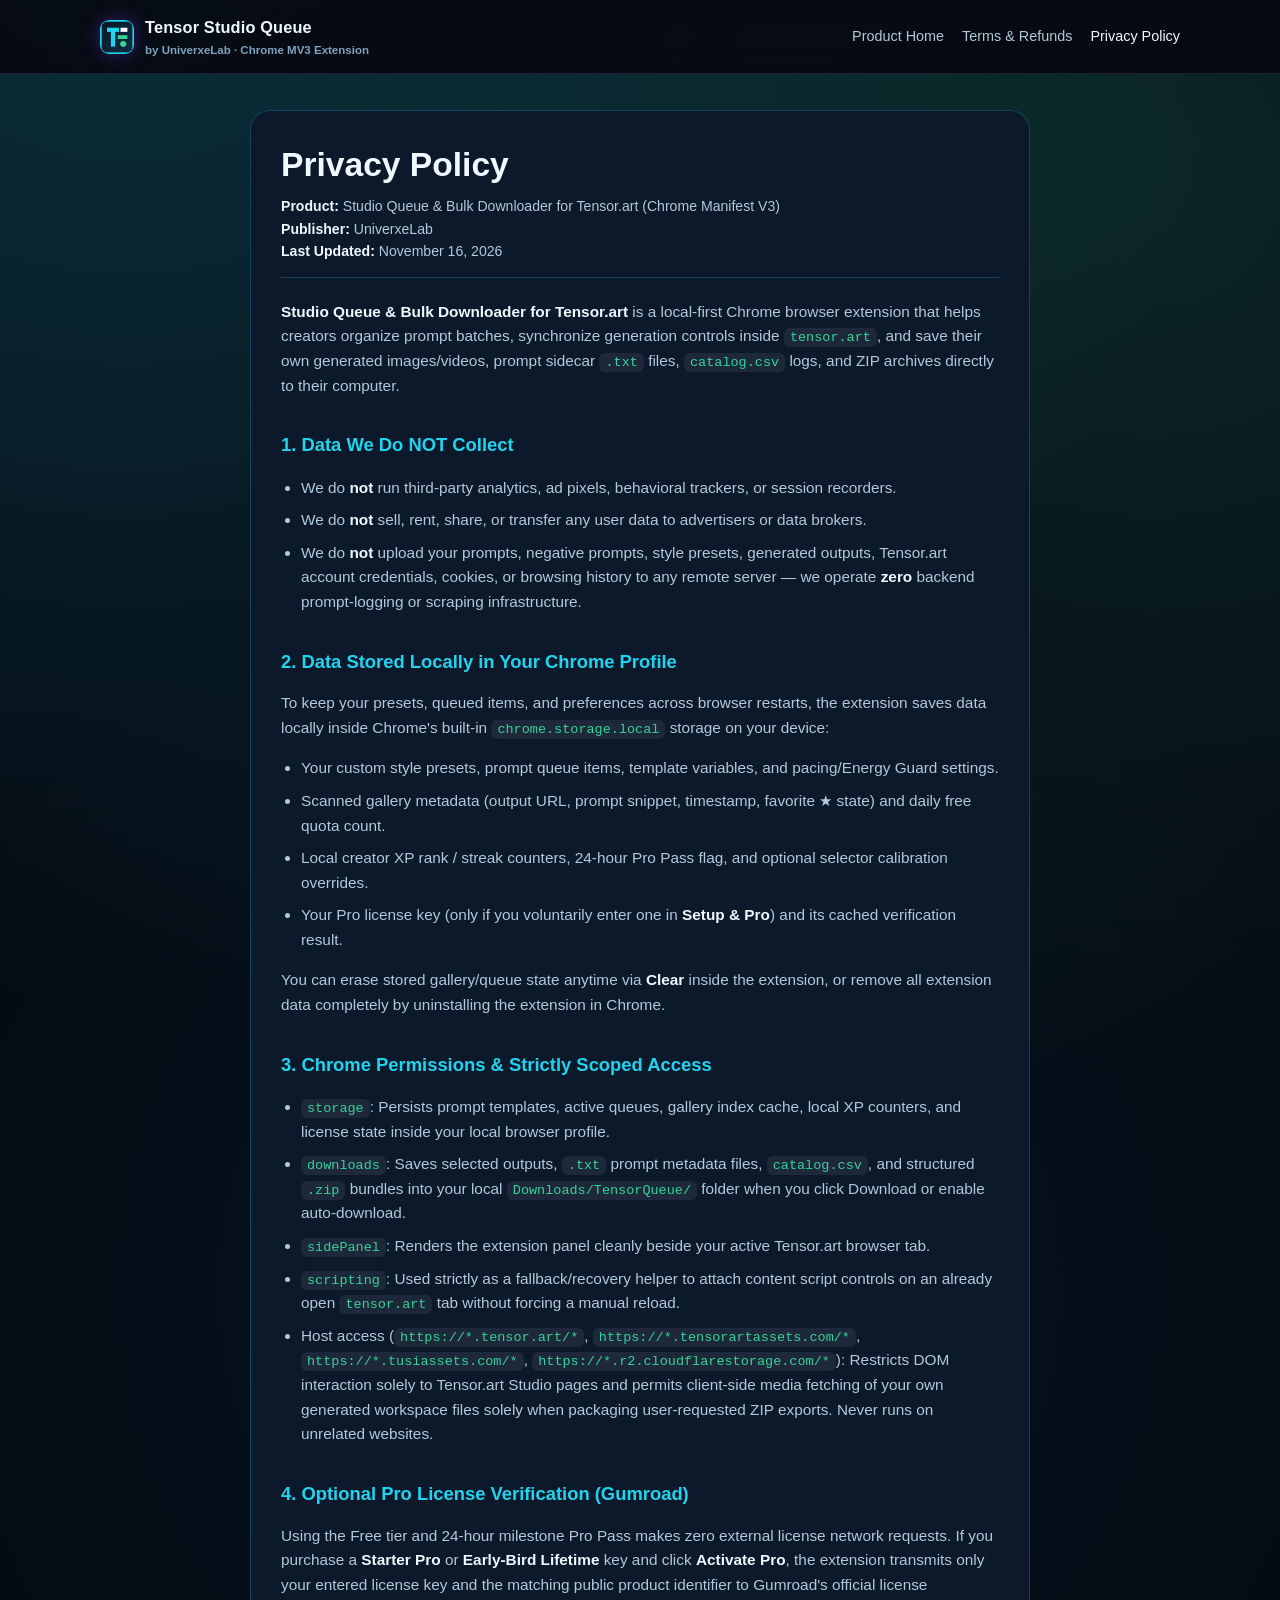
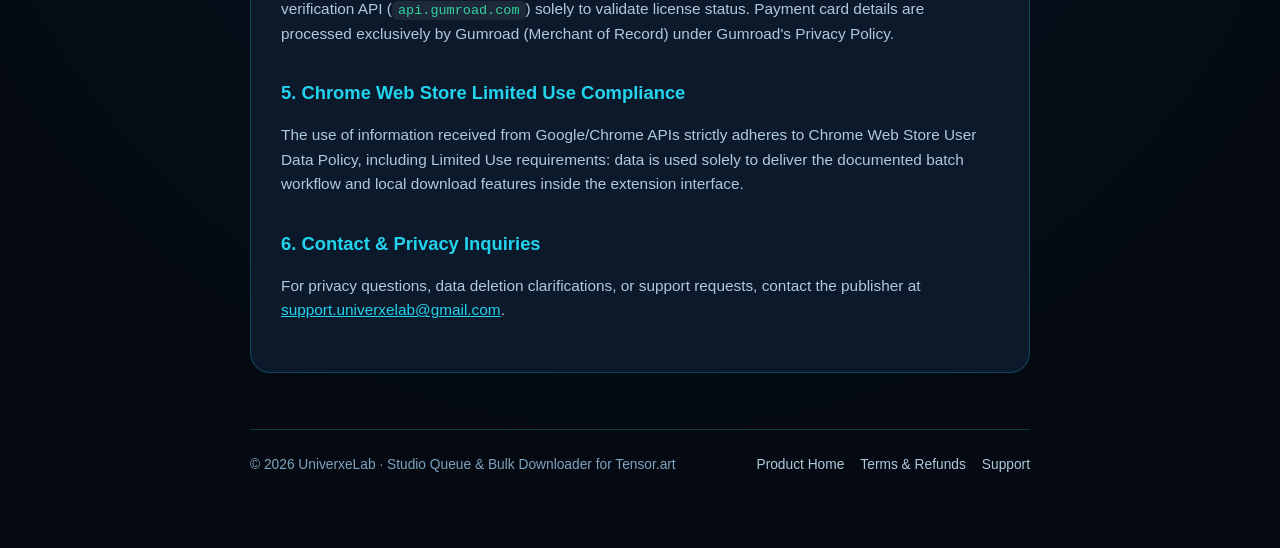
<file: privacy-policy.html>
<!DOCTYPE html>
<html lang="en">
  <head>
    <meta charset="UTF-8" />
    <meta name="viewport" content="width=device-width, initial-scale=1.0" />
    <title>Privacy Policy — Studio Queue &amp; Bulk Downloader for Tensor.art</title>
    <meta
      http-equiv="Content-Security-Policy"
      content="default-src 'self'; img-src 'self' data:; style-src 'self'; script-src 'self'; object-src 'none'; base-uri 'self'; form-action 'none';"
    />
    <meta name="referrer" content="strict-origin-when-cross-origin" />
    <link rel="icon" type="image/png" href="./assets/icon128.png" />
    <link rel="stylesheet" href="./styles.css" />
  </head>
  <body>
    <header class="topbar">
      <div class="topbar-inner">
        <a class="brand" href="./index.html">
          <img src="./assets/icon128.png" alt="Tensor Studio Queue icon" width="34" height="34" />
          <span>
            <span class="brand-name">Tensor Studio Queue</span>
            <span class="brand-sub">by UniverxeLab · Chrome MV3 Extension</span>
          </span>
        </a>
        <nav class="nav-links" aria-label="Primary navigation">
          <a href="./index.html">Product Home</a>
          <a href="./terms.html">Terms &amp; Refunds</a>
          <a href="./privacy-policy.html" aria-current="page">Privacy Policy</a>
        </nav>
      </div>
    </header>

    <main class="wrap wrap-narrow">
      <article class="legal-doc">
        <h1>Privacy Policy</h1>
        <div class="meta-bar">
          <strong>Product:</strong> Studio Queue &amp; Bulk Downloader for Tensor.art (Chrome Manifest V3)<br />
          <strong>Publisher:</strong> UniverxeLab<br />
          <strong>Last Updated:</strong> November 16, 2026
        </div>

        <p>
          <strong>Studio Queue &amp; Bulk Downloader for Tensor.art</strong> is a local-first Chrome browser extension
          that helps creators organize prompt batches, synchronize generation controls inside <code>tensor.art</code>,
          and save their own generated images/videos, prompt sidecar <code>.txt</code> files, <code>catalog.csv</code>
          logs, and ZIP archives directly to their computer.
        </p>

        <h2>1. Data We Do NOT Collect</h2>
        <ul>
          <li>We do <strong>not</strong> run third-party analytics, ad pixels, behavioral trackers, or session recorders.</li>
          <li>We do <strong>not</strong> sell, rent, share, or transfer any user data to advertisers or data brokers.</li>
          <li>
            We do <strong>not</strong> upload your prompts, negative prompts, style presets, generated outputs, Tensor.art
            account credentials, cookies, or browsing history to any remote server — we operate <strong>zero</strong>
            backend prompt-logging or scraping infrastructure.
          </li>
        </ul>

        <h2>2. Data Stored Locally in Your Chrome Profile</h2>
        <p>
          To keep your presets, queued items, and preferences across browser restarts, the extension saves data locally
          inside Chrome's built-in <code>chrome.storage.local</code> storage on your device:
        </p>
        <ul>
          <li>Your custom style presets, prompt queue items, template variables, and pacing/Energy Guard settings.</li>
          <li>Scanned gallery metadata (output URL, prompt snippet, timestamp, favorite ★ state) and daily free quota count.</li>
          <li>Local creator XP rank / streak counters, 24-hour Pro Pass flag, and optional selector calibration overrides.</li>
          <li>Your Pro license key (only if you voluntarily enter one in <strong>Setup &amp; Pro</strong>) and its cached verification result.</li>
        </ul>
        <p>
          You can erase stored gallery/queue state anytime via <strong>Clear</strong> inside the extension, or remove all
          extension data completely by uninstalling the extension in Chrome.
        </p>

        <h2>3. Chrome Permissions &amp; Strictly Scoped Access</h2>
        <ul>
          <li>
            <code>storage</code>: Persists prompt templates, active queues, gallery index cache, local XP counters, and
            license state inside your local browser profile.
          </li>
          <li>
            <code>downloads</code>: Saves selected outputs, <code>.txt</code> prompt metadata files, <code>catalog.csv</code>,
            and structured <code>.zip</code> bundles into your local <code>Downloads/TensorQueue/</code> folder when you click
            Download or enable auto-download.
          </li>
          <li>
            <code>sidePanel</code>: Renders the extension panel cleanly beside your active Tensor.art browser tab.
          </li>
          <li>
            <code>scripting</code>: Used strictly as a fallback/recovery helper to attach content script controls on an
            already open <code>tensor.art</code> tab without forcing a manual reload.
          </li>
          <li>
            Host access (<code>https://*.tensor.art/*</code>, <code>https://*.tensorartassets.com/*</code>,
            <code>https://*.tusiassets.com/*</code>, <code>https://*.r2.cloudflarestorage.com/*</code>): Restricts DOM
            interaction solely to Tensor.art Studio pages and permits client-side media fetching of your own generated
            workspace files solely when packaging user-requested ZIP exports. Never runs on unrelated websites.
          </li>
        </ul>

        <h2>4. Optional Pro License Verification (Gumroad)</h2>
        <p>
          Using the Free tier and 24-hour milestone Pro Pass makes zero external license network requests. If you purchase
          a <strong>Starter Pro</strong> or <strong>Early-Bird Lifetime</strong> key and click <strong>Activate Pro</strong>,
          the extension transmits only your entered license key and the matching public product identifier to Gumroad's
          official license verification API (<code>api.gumroad.com</code>) solely to validate license status. Payment card
          details are processed exclusively by Gumroad (Merchant of Record) under Gumroad's Privacy Policy.
        </p>

        <h2>5. Chrome Web Store Limited Use Compliance</h2>
        <p>
          The use of information received from Google/Chrome APIs strictly adheres to Chrome Web Store User Data Policy,
          including Limited Use requirements: data is used solely to deliver the documented batch workflow and local
          download features inside the extension interface.
        </p>

        <h2>6. Contact &amp; Privacy Inquiries</h2>
        <p>
          For privacy questions, data deletion clarifications, or support requests, contact the publisher at
          <a href="mailto:support.univerxelab@gmail.com">support.univerxelab@gmail.com</a>.
        </p>
      </article>

      <footer>
        <span>© 2026 UniverxeLab · Studio Queue &amp; Bulk Downloader for Tensor.art</span>
        <div class="footer-links">
          <a href="./index.html">Product Home</a>
          <a href="./terms.html">Terms &amp; Refunds</a>
          <a href="mailto:support.univerxelab@gmail.com">Support</a>
        </div>
      </footer>
    </main>
  </body>
</html>
</file>
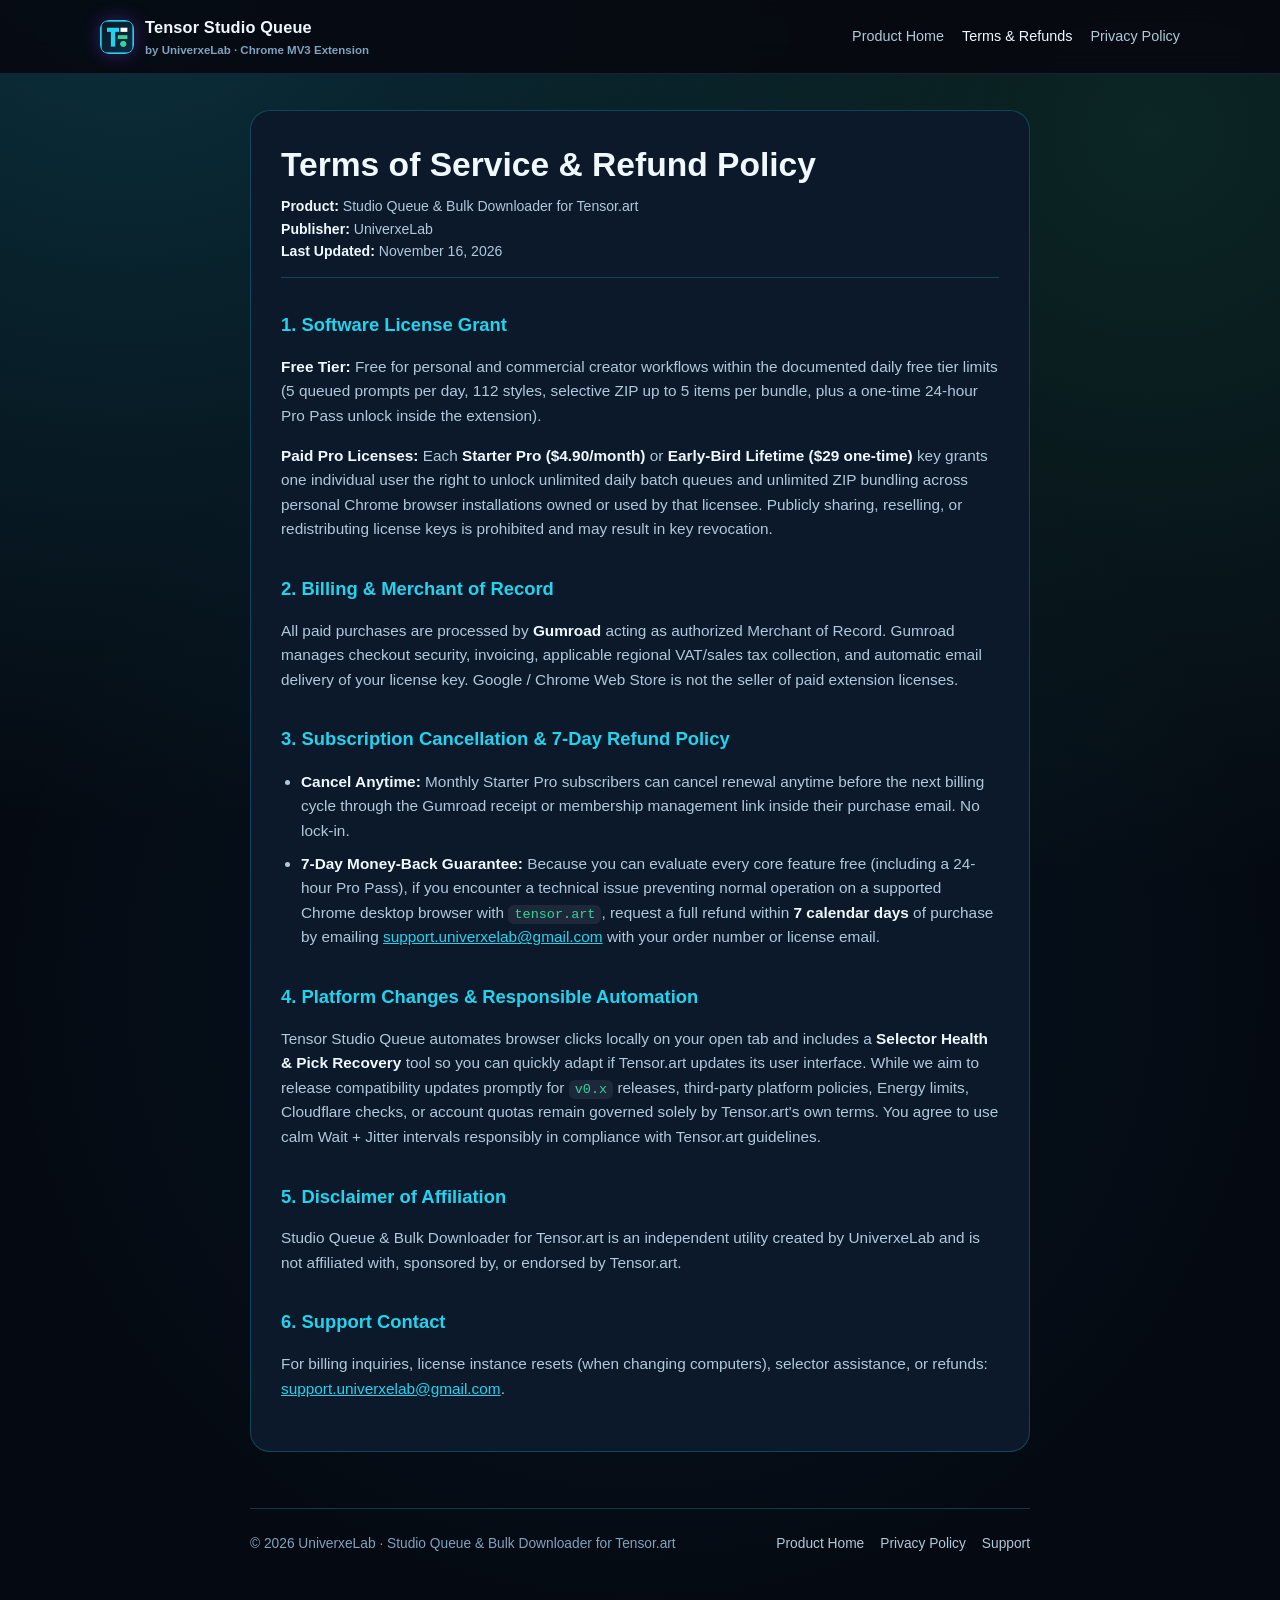
<file: terms.html>
<!DOCTYPE html>
<html lang="en">
  <head>
    <meta charset="UTF-8" />
    <meta name="viewport" content="width=device-width, initial-scale=1.0" />
    <title>Terms of Service &amp; Refund Policy — Tensor Studio Queue</title>
    <meta
      http-equiv="Content-Security-Policy"
      content="default-src 'self'; img-src 'self' data:; style-src 'self'; script-src 'self'; object-src 'none'; base-uri 'self'; form-action 'none';"
    />
    <meta name="referrer" content="strict-origin-when-cross-origin" />
    <link rel="icon" type="image/png" href="./assets/icon128.png" />
    <link rel="stylesheet" href="./styles.css" />
  </head>
  <body>
    <header class="topbar">
      <div class="topbar-inner">
        <a class="brand" href="./index.html">
          <img src="./assets/icon128.png" alt="Tensor Studio Queue icon" width="34" height="34" />
          <span>
            <span class="brand-name">Tensor Studio Queue</span>
            <span class="brand-sub">by UniverxeLab · Chrome MV3 Extension</span>
          </span>
        </a>
        <nav class="nav-links" aria-label="Primary navigation">
          <a href="./index.html">Product Home</a>
          <a href="./terms.html" aria-current="page">Terms &amp; Refunds</a>
          <a href="./privacy-policy.html">Privacy Policy</a>
        </nav>
      </div>
    </header>

    <main class="wrap wrap-narrow">
      <article class="legal-doc">
        <h1>Terms of Service &amp; Refund Policy</h1>
        <div class="meta-bar">
          <strong>Product:</strong> Studio Queue &amp; Bulk Downloader for Tensor.art<br />
          <strong>Publisher:</strong> UniverxeLab<br />
          <strong>Last Updated:</strong> November 16, 2026
        </div>

        <h2>1. Software License Grant</h2>
        <p>
          <strong>Free Tier:</strong> Free for personal and commercial creator workflows within the documented daily free
          tier limits (5 queued prompts per day, 112 styles, selective ZIP up to 5 items per bundle, plus a one-time
          24-hour Pro Pass unlock inside the extension).
        </p>
        <p>
          <strong>Paid Pro Licenses:</strong> Each <strong>Starter Pro ($4.90/month)</strong> or
          <strong>Early-Bird Lifetime ($29 one-time)</strong> key grants one individual user the right to unlock
          unlimited daily batch queues and unlimited ZIP bundling across personal Chrome browser installations owned or
          used by that licensee. Publicly sharing, reselling, or redistributing license keys is prohibited and may result
          in key revocation.
        </p>

        <h2>2. Billing &amp; Merchant of Record</h2>
        <p>
          All paid purchases are processed by <strong>Gumroad</strong> acting as authorized Merchant of Record.
          Gumroad manages checkout security, invoicing, applicable regional VAT/sales tax collection, and automatic
          email delivery of your license key. Google / Chrome Web Store is not the seller of paid extension licenses.
        </p>

        <h2>3. Subscription Cancellation &amp; 7-Day Refund Policy</h2>
        <ul>
          <li>
            <strong>Cancel Anytime:</strong> Monthly Starter Pro subscribers can cancel renewal anytime before the next
            billing cycle through the Gumroad receipt or membership management link inside their purchase email. No lock-in.
          </li>
          <li>
            <strong>7-Day Money-Back Guarantee:</strong> Because you can evaluate every core feature free (including a
            24-hour Pro Pass), if you encounter a technical issue preventing normal operation on a supported Chrome
            desktop browser with <code>tensor.art</code>, request a full refund within <strong>7 calendar days</strong> of
            purchase by emailing <a href="mailto:support.univerxelab@gmail.com">support.univerxelab@gmail.com</a> with your order number or
            license email.
          </li>
        </ul>

        <h2>4. Platform Changes &amp; Responsible Automation</h2>
        <p>
          Tensor Studio Queue automates browser clicks locally on your open tab and includes a
          <strong>Selector Health &amp; Pick Recovery</strong> tool so you can quickly adapt if Tensor.art updates its user
          interface. While we aim to release compatibility updates promptly for <code>v0.x</code> releases, third-party
          platform policies, Energy limits, Cloudflare checks, or account quotas remain governed solely by Tensor.art's own
          terms. You agree to use calm Wait + Jitter intervals responsibly in compliance with Tensor.art guidelines.
        </p>

        <h2>5. Disclaimer of Affiliation</h2>
        <p>
          Studio Queue &amp; Bulk Downloader for Tensor.art is an independent utility created by UniverxeLab and is not
          affiliated with, sponsored by, or endorsed by Tensor.art.
        </p>

        <h2>6. Support Contact</h2>
        <p>
          For billing inquiries, license instance resets (when changing computers), selector assistance, or refunds:
          <a href="mailto:support.univerxelab@gmail.com">support.univerxelab@gmail.com</a>.
        </p>
      </article>

      <footer>
        <span>© 2026 UniverxeLab · Studio Queue &amp; Bulk Downloader for Tensor.art</span>
        <div class="footer-links">
          <a href="./index.html">Product Home</a>
          <a href="./privacy-policy.html">Privacy Policy</a>
          <a href="mailto:support.univerxelab@gmail.com">Support</a>
        </div>
      </footer>
    </main>
  </body>
</html>
</file>
<file: styles.css>
:root {
  --bg: #050a12;
  --bg-elev: #0a1424;
  --card: #0c192b;
  --card-2: #11223a;
  --border: rgba(34, 211, 238, 0.24);
  --border-strong: rgba(34, 211, 238, 0.48);
  --mint-border: rgba(52, 211, 153, 0.5);
  --text: #f0f9ff;
  --muted: #b0c9dc;
  --subtle: #7fa2be;
  --accent: #22d3ee;
  --violet: #0891b2;
  --mint: #34d399;
  --gold: #fbbf24;
  --radius: 18px;
}

* {
  box-sizing: border-box;
}

html {
  scroll-behavior: smooth;
}

body {
  margin: 0;
  background:
    radial-gradient(circle at 10% -5%, rgba(34, 211, 238, 0.2), transparent 44%),
    radial-gradient(circle at 90% 8%, rgba(52, 211, 153, 0.14), transparent 40%),
    radial-gradient(circle at 50% 60%, rgba(14, 165, 233, 0.08), transparent 55%),
    var(--bg);
  color: var(--text);
  font-family: -apple-system, BlinkMacSystemFont, "Segoe UI", Roboto, Inter, sans-serif;
  line-height: 1.6;
  -webkit-font-smoothing: antialiased;
}

img {
  max-width: 100%;
  display: block;
}

a {
  color: var(--accent);
}

code {
  background: rgba(255, 255, 255, 0.07);
  padding: 2px 6px;
  border-radius: 6px;
  font-size: 0.88em;
  color: var(--mint);
}

.topbar {
  position: sticky;
  top: 0;
  z-index: 40;
  backdrop-filter: blur(14px);
  background: rgba(7, 6, 13, 0.82);
  border-bottom: 1px solid rgba(167, 139, 250, 0.16);
}

.topbar-inner {
  max-width: 1120px;
  margin: 0 auto;
  padding: 14px 20px;
  display: flex;
  align-items: center;
  justify-content: space-between;
  gap: 16px;
  flex-wrap: wrap;
}

.brand {
  display: inline-flex;
  align-items: center;
  gap: 11px;
  text-decoration: none;
  color: var(--text);
}

.brand img {
  width: 34px;
  height: 34px;
  border-radius: 9px;
  box-shadow: 0 0 18px rgba(124, 58, 237, 0.4);
}

.brand-name {
  font-weight: 800;
  font-size: 1.02rem;
  letter-spacing: 0.01em;
}

.brand-sub {
  display: block;
  font-size: 0.72rem;
  color: var(--subtle);
  font-weight: 600;
}

.nav-links {
  display: flex;
  align-items: center;
  gap: 18px;
  flex-wrap: wrap;
  font-size: 0.9rem;
}

.nav-links a {
  color: var(--muted);
  text-decoration: none;
  font-weight: 500;
}

.nav-links a:hover,
.nav-links a[aria-current="page"] {
  color: var(--text);
}

.wrap {
  max-width: 1120px;
  margin: 0 auto;
  padding: 36px 20px 72px;
}

.wrap-narrow {
  max-width: 820px;
}

.hero {
  background: linear-gradient(155deg, rgba(25, 22, 50, 0.92), rgba(13, 11, 25, 0.96));
  border: 1px solid var(--border);
  border-radius: 24px;
  padding: 38px 34px;
  box-shadow: 0 24px 60px rgba(0, 0, 0, 0.45);
}

.badge {
  display: inline-flex;
  align-items: center;
  gap: 8px;
  padding: 5px 13px;
  border-radius: 999px;
  background: rgba(124, 58, 237, 0.18);
  border: 1px solid rgba(167, 139, 250, 0.42);
  color: #ddd6fe;
  font-size: 0.76rem;
  font-weight: 700;
  letter-spacing: 0.05em;
  text-transform: uppercase;
}

.hero h1 {
  margin: 16px 0 12px;
  font-size: clamp(1.95rem, 3.8vw, 2.9rem);
  line-height: 1.12;
  letter-spacing: -0.02em;
}

.grad-text {
  background: linear-gradient(110deg, #f5f3ff 10%, #a78bfa 55%, #34d399 100%);
  -webkit-background-clip: text;
  background-clip: text;
  color: transparent;
}

.hero-sub {
  color: var(--muted);
  font-size: 1.05rem;
  max-width: 68ch;
  margin: 0 0 24px;
}

.cta-row {
  display: flex;
  gap: 12px;
  flex-wrap: wrap;
  margin-bottom: 22px;
}

.btn {
  display: inline-flex;
  align-items: center;
  justify-content: center;
  gap: 8px;
  padding: 12px 22px;
  border-radius: 12px;
  font-weight: 700;
  font-size: 0.94rem;
  text-decoration: none;
  border: 1px solid var(--border);
  color: var(--text);
  background: var(--card-2);
  cursor: pointer;
  transition: transform 0.15s ease, border-color 0.15s ease, filter 0.15s ease;
}

.btn:hover {
  transform: translateY(-1px);
  border-color: var(--border-strong);
}

.btn-sm {
  padding: 8px 14px;
  font-size: 0.84rem;
  border-radius: 10px;
}

.btn-mint {
  background: linear-gradient(135deg, #10b981, #34d399);
  color: #052219;
  border-color: transparent;
  box-shadow: 0 8px 24px rgba(16, 185, 129, 0.25);
}

.btn-violet {
  background: linear-gradient(135deg, #7c3aed, #8b5cf6);
  color: #ffffff;
  border-color: transparent;
  box-shadow: 0 8px 24px rgba(124, 58, 237, 0.28);
}

.trust-row {
  display: flex;
  flex-wrap: wrap;
  gap: 10px;
  margin-bottom: 28px;
}

.trust-pill {
  padding: 6px 12px;
  border-radius: 999px;
  background: rgba(255, 255, 255, 0.04);
  border: 1px solid rgba(167, 139, 250, 0.2);
  color: var(--muted);
  font-size: 0.82rem;
  font-weight: 600;
}

.trust-pill strong {
  color: var(--mint);
}

.hero-frame {
  border-radius: 16px;
  overflow: hidden;
  border: 1px solid rgba(52, 211, 153, 0.35);
  box-shadow: 0 18px 46px rgba(0, 0, 0, 0.5);
  background: #0a0814;
}

.hero-frame img {
  width: 100%;
  height: auto;
}

section {
  margin-top: 62px;
}

.section-head {
  margin-bottom: 24px;
}

.section-kicker {
  font-size: 0.78rem;
  font-weight: 700;
  letter-spacing: 0.08em;
  text-transform: uppercase;
  color: var(--mint);
  margin-bottom: 6px;
}

.section-head h2 {
  margin: 0 0 8px;
  font-size: clamp(1.45rem, 2.6vw, 2rem);
  line-height: 1.2;
}

.section-head p {
  margin: 0;
  color: var(--muted);
  max-width: 66ch;
}

.grid-3 {
  display: grid;
  grid-template-columns: repeat(auto-fit, minmax(250px, 1fr));
  gap: 18px;
}

.grid-2 {
  display: grid;
  grid-template-columns: repeat(2, minmax(0, 1fr));
  gap: 20px;
}

.mt-20 {
  margin-top: 20px;
}

.card {
  background: var(--card);
  border: 1px solid var(--border);
  border-radius: var(--radius);
  padding: 24px;
}

.card h3 {
  margin: 0 0 8px;
  font-size: 1.08rem;
  color: var(--text);
}

.card p,
.card li {
  color: var(--muted);
  font-size: 0.94rem;
}

.card ul {
  padding-left: 18px;
  margin: 12px 0 0;
}

.card li + li {
  margin-top: 6px;
}

.step-num {
  display: inline-flex;
  align-items: center;
  justify-content: center;
  width: 30px;
  height: 30px;
  border-radius: 9px;
  background: rgba(124, 58, 237, 0.25);
  border: 1px solid rgba(167, 139, 250, 0.45);
  color: #ddd6fe;
  font-weight: 800;
  font-size: 0.85rem;
  margin-bottom: 12px;
}

.shot-card {
  background: var(--card);
  border: 1px solid var(--border);
  border-radius: var(--radius);
  overflow: hidden;
  display: flex;
  flex-direction: column;
  transition: border-color 0.16s ease, transform 0.16s ease;
}

.shot-card:hover {
  border-color: var(--mint-border);
  transform: translateY(-2px);
}

.shot-thumb {
  border: 0;
  padding: 0;
  background: #0a0815;
  cursor: zoom-in;
  display: block;
  width: 100%;
  aspect-ratio: 16 / 10;
  overflow: hidden;
}

.shot-thumb img {
  width: 100%;
  height: 100%;
  object-fit: cover;
}

.shot-body {
  padding: 18px 20px 20px;
}

.shot-tag {
  font-size: 0.74rem;
  font-weight: 700;
  text-transform: uppercase;
  letter-spacing: 0.06em;
  color: var(--accent);
  margin-bottom: 4px;
}

.shot-body h3 {
  margin: 0 0 6px;
  font-size: 1.02rem;
}

.shot-body p {
  margin: 0;
  color: var(--muted);
  font-size: 0.9rem;
}

.price-card {
  display: flex;
  flex-direction: column;
  justify-content: space-between;
  gap: 20px;
}

.price-card-head {
  padding-bottom: 14px;
  border-bottom: 1px solid rgba(167, 139, 250, 0.16);
  margin-bottom: 14px;
}

.price-card h3 {
  margin: 0 0 6px;
  font-size: 1.28rem;
  font-weight: 800;
  letter-spacing: -0.015em;
  color: #ffffff;
}

.price-card ul {
  margin: 0;
}

.card-featured {
  border-color: var(--mint-border);
  background: linear-gradient(155deg, rgba(124, 58, 237, 0.2), rgba(20, 241, 149, 0.08));
  box-shadow: 0 14px 38px rgba(124, 58, 237, 0.16), 0 8px 24px rgba(16, 185, 129, 0.1);
}

.plan-badge {
  display: inline-block;
  padding: 4px 11px;
  border-radius: 999px;
  font-size: 0.7rem;
  font-weight: 700;
  text-transform: uppercase;
  letter-spacing: 0.06em;
  margin-bottom: 12px;
}

.plan-badge-slate {
  background: rgba(148, 163, 184, 0.1);
  border: 1px solid rgba(148, 163, 184, 0.28);
  color: #cbd5e1;
}

.plan-badge-indigo {
  background: rgba(99, 102, 241, 0.14);
  border: 1px solid rgba(129, 140, 248, 0.36);
  color: #c7d2fe;
}

.plan-badge-violet {
  background: linear-gradient(135deg, rgba(124, 58, 237, 0.32), rgba(99, 102, 241, 0.24));
  border: 1px solid rgba(167, 139, 250, 0.62);
  color: #ede9fe;
  box-shadow: 0 0 18px rgba(139, 92, 246, 0.22);
}

.price {
  font-size: 2rem;
  font-weight: 800;
  color: var(--mint);
  line-height: 1.1;
  margin: 0;
}

.price-neutral {
  color: #f1f5f9;
}

.price-indigo {
  color: #ddd6fe;
}

.price s.price-strike {
  font-size: 1.22rem;
  font-weight: 700;
  color: var(--subtle);
  text-decoration: line-through;
  text-decoration-thickness: 2px;
  margin-right: 6px;
}

.price span {
  font-size: 0.9rem;
  color: var(--muted);
  font-weight: 600;
}

.price-batch-note {
  margin: 0 0 14px;
  padding: 8px 11px;
  border-radius: 10px;
  border: 1px solid rgba(52, 211, 153, 0.3);
  background: rgba(52, 211, 153, 0.08);
  font-size: 0.81rem;
  line-height: 1.42;
  color: #a7f3d0;
  font-weight: 600;
}

.callout-banner {
  margin-top: 22px;
  padding: 18px 22px;
  border-radius: 16px;
  border: 1px solid rgba(139, 92, 246, 0.36);
  background: linear-gradient(135deg, rgba(124, 58, 237, 0.12), rgba(19, 17, 38, 0.92));
  color: var(--text);
  font-size: 0.94rem;
}

.callout-banner strong {
  color: #c4b5fd;
}

.faq-list {
  display: grid;
  gap: 12px;
}

.faq-item {
  background: var(--card);
  border: 1px solid var(--border);
  border-radius: 14px;
  padding: 16px 20px;
}

.faq-item summary {
  cursor: pointer;
  font-weight: 700;
  font-size: 0.98rem;
  color: var(--text);
  list-style: none;
  display: flex;
  justify-content: space-between;
  align-items: center;
  gap: 12px;
}

.faq-item summary::after {
  content: "+";
  color: var(--mint);
  font-size: 1.2rem;
  font-weight: 700;
}

.faq-item[open] summary::after {
  content: "−";
}

.faq-item p {
  margin: 12px 0 0;
  color: var(--muted);
  font-size: 0.93rem;
}

.legal-doc {
  background: var(--card);
  border: 1px solid var(--border);
  border-radius: 20px;
  padding: 34px 30px;
}

.legal-doc h1 {
  margin: 0 0 10px;
  font-size: clamp(1.6rem, 3vw, 2.1rem);
  line-height: 1.2;
}

.legal-doc h2 {
  margin: 2rem 0 0.65rem;
  font-size: 1.15rem;
  color: var(--accent);
}

.legal-doc p,
.legal-doc li {
  color: var(--muted);
  font-size: 0.96rem;
}

.legal-doc strong {
  color: var(--text);
}

.legal-doc ul {
  padding-left: 20px;
}

.legal-doc li + li {
  margin-top: 8px;
}

.meta-bar {
  font-size: 0.88rem;
  color: var(--muted);
  border-bottom: 1px solid var(--border);
  padding-bottom: 14px;
  margin-bottom: 22px;
}

footer {
  margin-top: 56px;
  border-top: 1px solid var(--border);
  padding-top: 24px;
  display: flex;
  justify-content: space-between;
  align-items: center;
  flex-wrap: wrap;
  gap: 14px;
  color: var(--subtle);
  font-size: 0.86rem;
}

.footer-links {
  display: flex;
  flex-wrap: wrap;
  gap: 16px;
}

.footer-links a {
  color: var(--muted);
  text-decoration: none;
}

.footer-links a:hover {
  color: var(--text);
}

.lightbox {
  position: fixed;
  inset: 0;
  z-index: 90;
  background: rgba(5, 4, 10, 0.9);
  display: none;
  align-items: center;
  justify-content: center;
  padding: 24px;
}

.lightbox.open {
  display: flex;
}

.lightbox-inner {
  max-width: 1080px;
  width: 100%;
  background: var(--card);
  border: 1px solid var(--border-strong);
  border-radius: 16px;
  overflow: hidden;
}

.lightbox-bar {
  display: flex;
  justify-content: space-between;
  align-items: center;
  padding: 10px 16px;
  border-bottom: 1px solid var(--border);
  font-size: 0.9rem;
  font-weight: 600;
}

.lightbox-close {
  background: transparent;
  border: 1px solid var(--border);
  color: var(--text);
  border-radius: 8px;
  padding: 4px 10px;
  cursor: pointer;
  font-weight: 700;
}

.hero-top {
  margin-top: 0;
}

.shot-wide {
  margin-top: 20px;
}

.shot-wide-grid {
  gap: 0;
  align-items: center;
}

.shot-wide-body {
  padding: 26px 28px;
}

.mb-12 {
  margin-bottom: 12px;
}

.section-compact {
  margin-top: 44px;
}

.cta-tight {
  margin: 16px 0 0;
}

.maker-head {
  display: flex;
  align-items: center;
  gap: 14px;
  margin-bottom: 14px;
}

.maker-avatar {
  width: 48px;
  height: 48px;
  border-radius: 14px;
  display: inline-flex;
  align-items: center;
  justify-content: center;
  font-weight: 800;
  font-size: 1.05rem;
  letter-spacing: 0.04em;
  color: #04130d;
  background: linear-gradient(135deg, var(--accent), var(--mint));
  flex-shrink: 0;
  box-shadow: 0 0 22px rgba(52, 211, 153, 0.25);
}

.maker-meta {
  font-size: 0.8rem;
  color: var(--mint);
  font-weight: 700;
  letter-spacing: 0.03em;
  text-transform: uppercase;
}

.maker-pills {
  display: flex;
  flex-wrap: wrap;
  gap: 8px;
  margin-top: 16px;
}

.maker-pill {
  padding: 5px 10px;
  border-radius: 999px;
  background: rgba(255, 255, 255, 0.04);
  border: 1px solid var(--border);
  font-size: 0.78rem;
  color: var(--muted);
  font-weight: 600;
}

.divider-top {
  margin-top: 20px;
  padding-top: 16px;
  border-top: 1px solid var(--border);
  font-size: 0.86rem;
  color: var(--muted);
}

@media (max-width: 720px) {
  .grid-2 {
    grid-template-columns: 1fr;
  }
}

@media (max-width: 640px) {
  .hero {
    padding: 26px 20px;
  }
  .legal-doc {
    padding: 24px 18px;
  }
  .nav-links {
    gap: 12px;
    font-size: 0.84rem;
  }
}
</file>
